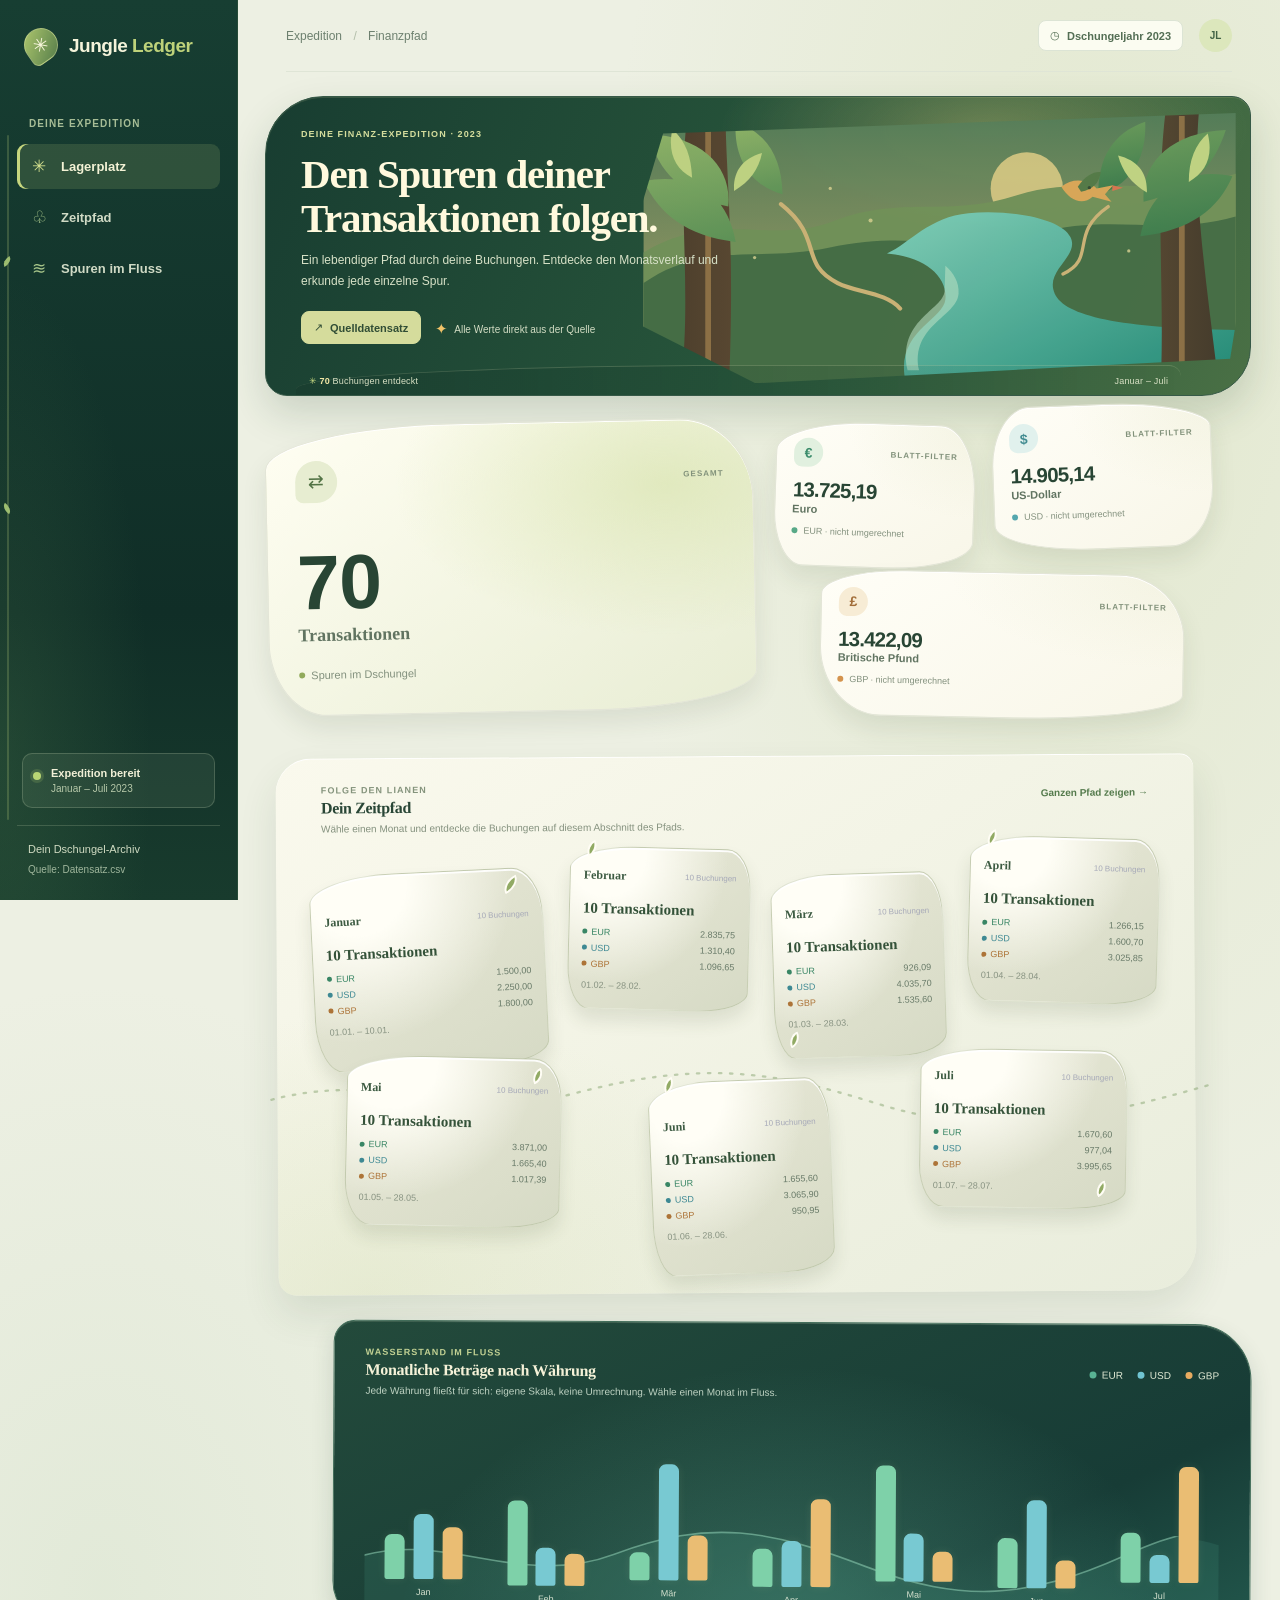
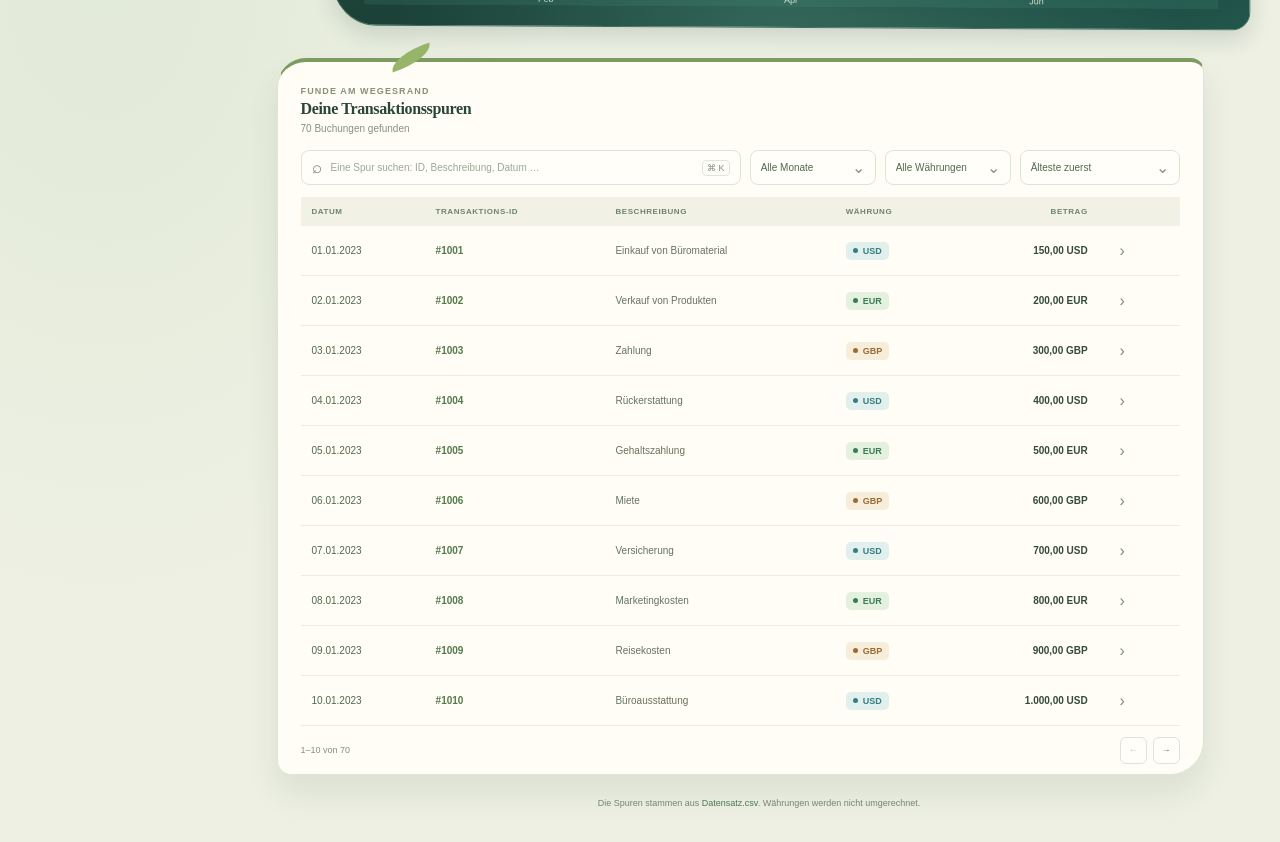
<file: Copilot Test /index.html>
<!doctype html>
<html lang="de">
  <head>
    <meta charset="utf-8">
    <meta name="viewport" content="width=device-width, initial-scale=1">
    <meta name="theme-color" content="#153d32">
    <title>Jungle Ledger · Finanz-Expedition 2023</title>
    <link rel="stylesheet" href="./styles.css">
    <script src="./app.js" defer></script>
  </head>
  <body>
    <div class="app-shell">
      <aside class="sidebar" aria-label="Hauptnavigation">
        <a class="brand" href="#" aria-label="Ledger Startseite">
          <span class="brand-mark" aria-hidden="true">✳</span>
          <span>Jungle<span class="brand-period"> Ledger</span></span>
        </a>
        <div class="vine-track" aria-hidden="true"><span id="scroll-progress"></span></div>
        <div class="side-label">DEINE EXPEDITION</div>
        <a class="nav-link active" href="#overview"><span aria-hidden="true">✳</span> Lagerplatz</a>
        <a class="nav-link" href="#months"><span aria-hidden="true">♧</span> Zeitpfad</a>
        <a class="nav-link" href="#transactions"><span aria-hidden="true">≋</span> Spuren im Fluss</a>
        <div class="sidebar-note">
          <span class="status-dot"></span>
          <div><strong>Expedition bereit</strong><small>Januar – Juli 2023</small></div>
        </div>
        <div class="sidebar-footer">Dein Dschungel-Archiv<br><span>Quelle: Datensatz.csv</span></div>
      </aside>

      <main class="main-content">
        <header class="topbar">
          <div class="breadcrumb">Expedition <span>/</span> Finanzpfad</div>
          <div class="topbar-right">
            <span class="period-pill"><span aria-hidden="true">◷</span> Dschungeljahr 2023</span>
            <span class="avatar" aria-label="Jungle Ledger">JL</span>
          </div>
        </header>

        <section class="page-heading jungle-hero" id="overview">
          <div class="hero-copy">
            <p class="eyebrow">DEINE FINANZ-EXPEDITION · 2023</p>
            <h1>Den Spuren deiner<br>Transaktionen folgen.</h1>
            <p class="heading-copy">Ein lebendiger Pfad durch deine Buchungen. Entdecke den Monatsverlauf und erkunde jede einzelne Spur.</p>
            <div class="hero-actions">
              <a class="source-link" href="./Datensatz.csv" target="_blank" rel="noreferrer"><span aria-hidden="true">↗</span> Quelldatensatz</a>
              <span class="expedition-note"><span class="parrot" aria-hidden="true">✦</span> Alle Werte direkt aus der Quelle</span>
            </div>
          </div>
          <svg class="jungle-art" viewBox="0 0 720 330" role="img" aria-label="Illustration mit Dschungelblättern, Baumstämmen und einem türkisfarbenen Fluss">
            <defs>
              <linearGradient id="forest-sky" x1="0" x2="0" y1="0" y2="1"><stop stop-color="#557e5a"/><stop offset="1" stop-color="#b4a568"/></linearGradient>
              <linearGradient id="river" x1="0" x2="1" y1="0" y2="1"><stop stop-color="#85d4be"/><stop offset="1" stop-color="#208b78"/></linearGradient>
              <linearGradient id="trunk" x1="0" x2="1"><stop stop-color="#513f2d"/><stop offset=".5" stop-color="#8b6943"/><stop offset="1" stop-color="#463a2b"/></linearGradient>
              <linearGradient id="leaf" x1="0" x2="1" y1="0" y2="1"><stop stop-color="#96b96b"/><stop offset="1" stop-color="#397a4c"/></linearGradient>
            </defs>
            <path fill="url(#forest-sky)" d="M0 0h720v330H0z"/>
            <circle cx="466" cy="93" r="44" fill="#efd88c" opacity=".8"/>
            <path fill="#75945b" d="M0 171c89-54 155-8 233-39 80-31 137-3 222-31 83-26 174 5 265-26v255H0z"/>
            <path fill="#486f47" d="M0 208c76-52 138-25 225-43 113-24 154 12 253-17 89-26 153 4 242-21v203H0z"/>
            <path fill="url(#river)" d="M296 172c46 4 74 28 71 56-3 26-63 39-48 102H720v-65c-141-2-208-17-220-44-13-29 31-45 19-69-11-23-76-34-124-29-47 4-71 36-99 49z"/>
            <path fill="#c6ecce" opacity=".55" d="M366 218c-2 23-58 35-45 96h14c-11-54 46-65 48-93 1-14-6-25-16-34z"/>
            <path fill="url(#trunk)" d="M58-25h42c-3 82 12 160 4 355H45C61 215 36 83 58-25zm580 0h40c-14 102 5 220 21 355h-70c5-123-9-238 9-355z"/>
            <path fill="#ad8652" opacity=".7" d="M75 5h7v309h-7zm576 0h7v311h-7z"/>
            <g fill="url(#leaf)">
              <path d="M0 84c65-12 103 20 112 74C52 151 19 124 0 84zm5-57c67 2 103 41 98 88C46 102 19 73 5 27zm711 51c-62-12-101 20-112 73 61-7 95-33 112-73zm-8-56c-67 3-103 40-100 87 58-13 85-41 100-87z"/>
              <path d="M112 12c-3 46 20 78 57 88C168 56 151 26 112 12zm498 0c2 47-20 78-57 88 0-44 17-74 57-88z"/>
            </g>
            <g fill="#c7d986">
              <path d="M35 21c-6 28 3 48 24 59-1-26-8-45-24-59zm651 5c7 28-2 47-23 59 0-27 8-46 23-59z"/>
              <path d="M144 50c-24 7-35 22-34 46 19-11 30-26 34-46zm433 3c24 6 36 21 35 45-19-11-30-26-35-45z"/>
            </g>
            <path d="M167 112c53 42 21 72 69 96 24 12 58 11 76 31" fill="none" stroke="#d4b77a" stroke-linecap="round" stroke-width="5"/>
            <path d="M565 115c-49 34-13 62-55 82" fill="none" stroke="#d4b77a" stroke-linecap="round" stroke-width="4"/>
            <g transform="translate(508 74)">
              <path fill="#e2aa5a" d="M0 17c14-12 33-9 43 2l20-4-10 11 8 9-23-6C26 40 10 34 0 17z"/>
              <path fill="#577c49" d="M20 17c9-14 20-19 28-18-2 14-10 21-24 24z"/>
              <circle cx="34" cy="18" r="2" fill="#344c35"/>
              <path fill="#de7652" d="m62 15 13 3-13 4z"/>
            </g>
            <g fill="#e5d997" opacity=".8">
              <circle cx="227" cy="93" r="2"/><circle cx="276" cy="132" r="2.5"/><circle cx="590" cy="169" r="2"/><circle cx="135" cy="177" r="2"/>
            </g>
          </svg>
          <div class="hero-bottom"><span><span class="hero-leaf">✳</span> <strong id="hero-transaction-count">70</strong> Buchungen entdeckt</span><span>Januar – Juli</span></div>
        </section>

        <section class="overview-grid" aria-label="Kennzahlen">
          <button class="stat-card transactions-stat stat-action" type="button" data-currency="all" aria-label="Alle Transaktionen anzeigen">
            <div class="stat-top"><span class="stat-icon indigo-icon" aria-hidden="true">⇄</span><span class="stat-caption">GESAMT</span></div>
            <div class="stat-value" id="total-transactions">—</div>
            <div class="stat-label">Transaktionen</div>
            <div class="stat-foot"><span class="tiny-dot indigo-dot"></span> Spuren im Dschungel</div>
            <span class="stat-hint">Spuren ansehen ↗</span>
          </button>
          <button class="stat-card stat-action" type="button" data-currency="EUR" aria-label="Transaktionen in Euro anzeigen">
            <div class="stat-top"><span class="stat-icon mint-icon" aria-hidden="true">€</span><span class="stat-caption">BLATT-FILTER</span></div>
            <div class="stat-value currency-value" id="total-EUR">—</div>
            <div class="stat-label">Euro</div>
            <div class="stat-foot"><span class="tiny-dot mint-dot"></span> EUR · nicht umgerechnet</div>
            <span class="stat-hint">Euro-Spuren filtern ↗</span>
          </button>
          <button class="stat-card stat-action" type="button" data-currency="USD" aria-label="Transaktionen in US-Dollar anzeigen">
            <div class="stat-top"><span class="stat-icon blue-icon" aria-hidden="true">$</span><span class="stat-caption">BLATT-FILTER</span></div>
            <div class="stat-value currency-value" id="total-USD">—</div>
            <div class="stat-label">US-Dollar</div>
            <div class="stat-foot"><span class="tiny-dot blue-dot"></span> USD · nicht umgerechnet</div>
            <span class="stat-hint">Dollar-Spuren filtern ↗</span>
          </button>
          <button class="stat-card stat-action" type="button" data-currency="GBP" aria-label="Transaktionen in britischen Pfund anzeigen">
            <div class="stat-top"><span class="stat-icon orange-icon" aria-hidden="true">£</span><span class="stat-caption">BLATT-FILTER</span></div>
            <div class="stat-value currency-value" id="total-GBP">—</div>
            <div class="stat-label">Britische Pfund</div>
            <div class="stat-foot"><span class="tiny-dot orange-dot"></span> GBP · nicht umgerechnet</div>
            <span class="stat-hint">Pfund-Spuren filtern ↗</span>
          </button>
        </section>

        <section class="panel month-panel" id="months">
          <div class="section-heading">
            <div><p class="eyebrow">FOLGE DEN LIANEN</p><h2>Dein Zeitpfad</h2><p class="section-caption">Wähle einen Monat und entdecke die Buchungen auf diesem Abschnitt des Pfads.</p></div>
            <button class="text-button" id="show-all-months" type="button">Ganzen Pfad zeigen <span aria-hidden="true">→</span></button>
          </div>
          <div class="month-grid" id="month-grid" aria-label="Monate 2023"></div>
        </section>

        <section class="panel chart-panel" aria-labelledby="chart-title">
          <div class="section-heading chart-heading">
            <div><p class="eyebrow">WASSERSTAND IM FLUSS</p><h2 id="chart-title">Monatliche Beträge nach Währung</h2></div>
            <div class="chart-legend" aria-label="Legende">
              <span><i class="legend-dot eur-dot"></i> EUR</span>
              <span><i class="legend-dot usd-dot"></i> USD</span>
              <span><i class="legend-dot gbp-dot"></i> GBP</span>
            </div>
          </div>
          <p class="chart-note">Jede Währung fließt für sich: eigene Skala, keine Umrechnung. Wähle einen Monat im Fluss.</p>
          <div class="chart" id="monthly-chart" role="img" aria-label="Monatliche Transaktionssummen getrennt nach Währung"></div>
        </section>

        <section class="panel transactions-panel" id="transactions">
          <div class="section-heading transactions-heading">
            <div><p class="eyebrow">FUNDE AM WEGESRAND</p><h2>Deine Transaktionsspuren</h2><p class="table-subtitle" id="result-count">Alle Buchungen chronologisch</p></div>
          </div>
          <div class="filters">
            <label class="search-box">
              <span aria-hidden="true">⌕</span>
              <span class="visually-hidden">Transaktionen suchen</span>
              <input id="search-input" type="search" placeholder="Eine Spur suchen: ID, Beschreibung, Datum …" autocomplete="off">
              <kbd>⌘ K</kbd>
            </label>
            <label class="select-wrap"><span class="visually-hidden">Monat filtern</span><select id="month-filter"><option value="all">Alle Monate</option></select><span aria-hidden="true">⌄</span></label>
            <label class="select-wrap"><span class="visually-hidden">Währung filtern</span><select id="currency-filter"><option value="all">Alle Währungen</option><option value="EUR">EUR</option><option value="USD">USD</option><option value="GBP">GBP</option></select><span aria-hidden="true">⌄</span></label>
            <label class="select-wrap sort-wrap"><span class="visually-hidden">Transaktionen sortieren</span><select id="sort-filter"><option value="date-asc">Älteste zuerst</option><option value="date-desc">Neueste zuerst</option><option value="id-asc">ID aufsteigend</option><option value="id-desc">ID absteigend</option><option value="amount-asc">Betrag je Währung ↑</option><option value="amount-desc">Betrag je Währung ↓</option></select><span aria-hidden="true">⌄</span></label>
          </div>
          <div class="table-wrap">
            <table>
              <thead><tr><th scope="col">DATUM</th><th scope="col">TRANSAKTIONS-ID</th><th scope="col">BESCHREIBUNG</th><th scope="col">WÄHRUNG</th><th scope="col" class="amount-heading">BETRAG</th><th scope="col" aria-label="Details"></th></tr></thead>
              <tbody id="transaction-rows"></tbody>
            </table>
            <div class="empty-state" id="empty-state" hidden><span aria-hidden="true">⌕</span><strong>Keine Buchungen gefunden</strong><p>Ändere deine Suche oder Filter.</p></div>
          </div>
          <div class="table-footer">
            <span id="page-status">—</span>
            <div class="pagination"><button id="previous-page" type="button" aria-label="Vorherige Seite">←</button><button id="next-page" type="button" aria-label="Nächste Seite">→</button></div>
          </div>
        </section>

        <footer class="page-footer">Die Spuren stammen aus <a href="./Datensatz.csv">Datensatz.csv</a>. Währungen werden nicht umgerechnet.</footer>
      </main>
    </div>
    <dialog id="transaction-dialog" class="transaction-dialog" aria-labelledby="dialog-title">
      <form method="dialog"><button class="dialog-close" aria-label="Schließen">×</button></form>
      <p class="eyebrow">TRANSAKTIONSDETAILS</p>
      <h2 id="dialog-title">Transaktion</h2>
      <div class="detail-grid" id="transaction-details"></div>
    </dialog>
  </body>
</html>
</file>
<file: Copilot Test /styles.css>
:root {
  color-scheme: light;
  --ink: #1d2340;
  --muted: #8c91a5;
  --line: #edf0f5;
  --paper: #fff;
  --canvas: #f6f7fb;
  --purple: #6b66e8;
  --purple-dark: #5954d8;
  --green: #2bbd96;
  --blue: #5da6ef;
  --orange: #f1a55f;
  font-family: "DM Sans", -apple-system, BlinkMacSystemFont, "Segoe UI", sans-serif;
  font-synthesis: none;
  text-rendering: optimizeLegibility;
}

* { box-sizing: border-box; }
html { min-width: 360px; scroll-behavior: smooth; }
body { margin: 0; background: var(--canvas); color: var(--ink); }
button, input, select { font: inherit; }
button, a, select { -webkit-tap-highlight-color: transparent; }
a { color: inherit; }

.app-shell { min-height: 100vh; }
.sidebar {
  width: 238px;
  position: fixed;
  inset: 0 auto 0 0;
  z-index: 3;
  display: flex;
  flex-direction: column;
  padding: 28px 17px 20px;
  background: #fff;
  border-right: 1px solid #eef0f5;
}
.brand {
  display: flex;
  align-items: center;
  gap: 11px;
  margin: 0 0 57px 7px;
  color: #202342;
  text-decoration: none;
  font: 800 24px/1 Manrope, sans-serif;
  letter-spacing: -1.2px;
}
.brand-mark { display: grid; width: 34px; height: 34px; place-items: center; border-radius: 11px; background: var(--purple); color: #fff; font-size: 19px; letter-spacing: 0; }
.brand-period { color: var(--purple); }
.side-label { margin: 0 12px 12px; color: #a7abbb; font-size: 10px; font-weight: 700; letter-spacing: 1.1px; }
.nav-link { display: flex; align-items: center; gap: 13px; margin: 3px 0; padding: 12px 13px; border-radius: 9px; color: #7e8398; text-decoration: none; font-size: 13px; font-weight: 600; transition: background .18s, color .18s; }
.nav-link > span { width: 18px; color: #9da2b5; font-size: 17px; text-align: center; }
.nav-link:hover, .nav-link.active { background: #f0efff; color: var(--purple-dark); }
.nav-link.active > span { color: var(--purple-dark); }
.sidebar-note { display: flex; align-items: flex-start; gap: 10px; margin: auto 5px 17px; padding: 13px 10px; border: 1px solid var(--line); border-radius: 10px; }
.status-dot, .tiny-dot, .legend-dot { display: inline-block; flex: 0 0 auto; border-radius: 50%; }
.status-dot { width: 8px; height: 8px; margin-top: 5px; background: var(--green); box-shadow: 0 0 0 3px #e6f8f2; }
.sidebar-note strong, .sidebar-note small { display: block; }
.sidebar-note strong { font-size: 11px; font-weight: 700; }
.sidebar-note small { margin-top: 4px; color: var(--muted); font-size: 10px; }
.sidebar-footer { padding: 14px 11px 0; border-top: 1px solid var(--line); color: #757b91; font-size: 11px; line-height: 1.8; }
.sidebar-footer span { color: #a4a8b7; font-size: 10px; }

.main-content { max-width: 1600px; min-height: 100vh; margin-left: 238px; padding: 0 48px 26px; }
.topbar { height: 72px; display: flex; align-items: center; justify-content: space-between; border-bottom: 1px solid #e9ebf2; }
.breadcrumb { color: #81869a; font-size: 12px; }
.breadcrumb span { margin: 0 8px; color: #c1c4cf; }
.topbar-right { display: flex; align-items: center; gap: 16px; }
.period-pill { display: flex; align-items: center; gap: 7px; padding: 8px 11px; border: 1px solid #e8eaf1; border-radius: 8px; background: #fff; color: #737990; font-size: 11px; font-weight: 600; }
.avatar { display: grid; width: 33px; height: 33px; place-items: center; border-radius: 50%; background: #e9e8ff; color: var(--purple-dark); font-size: 10px; font-weight: 700; }
.page-heading { display: flex; align-items: flex-end; justify-content: space-between; gap: 20px; padding: 30px 0 24px; }
.eyebrow { margin: 0 0 7px; color: #999db0; font-size: 9px; font-weight: 700; letter-spacing: 1.1px; }
h1, h2, p { margin-top: 0; }
h1, h2 { font-family: Manrope, "DM Sans", sans-serif; letter-spacing: -.55px; }
h1 { margin-bottom: 6px; font-size: clamp(24px, 2.3vw, 29px); font-weight: 700; }
.heading-copy { margin: 0; color: #858a9e; font-size: 12px; }
.source-link { display: inline-flex; align-items: center; gap: 7px; margin-bottom: 3px; padding: 9px 12px; border: 1px solid #e7e9f1; border-radius: 8px; background: #fff; color: #626881; text-decoration: none; font-size: 11px; font-weight: 600; }
.source-link:hover { border-color: #c8c5ff; color: var(--purple-dark); }

.overview-grid { display: grid; grid-template-columns: repeat(4, minmax(0, 1fr)); gap: 14px; margin-bottom: 17px; }
.stat-card, .panel { border: 1px solid #eceef4; border-radius: 11px; background: var(--paper); box-shadow: 0 2px 6px rgb(35 43 75 / 2%); }
.stat-card { min-height: 145px; padding: 16px 17px 13px; }
.stat-top { display: flex; align-items: center; justify-content: space-between; }
.stat-icon { display: grid; width: 29px; height: 29px; place-items: center; border-radius: 9px; font-size: 14px; font-weight: 700; }
.indigo-icon { background: #f0efff; color: var(--purple); }
.mint-icon { background: #e9faf5; color: var(--green); }
.blue-icon { background: #edf6ff; color: var(--blue); }
.orange-icon { background: #fff5eb; color: var(--orange); }
.stat-caption { color: #b0b3c1; font-size: 8px; font-weight: 700; letter-spacing: 1px; }
.stat-value { margin: 12px 0 1px; color: #242844; font: 700 24px/1.1 Manrope, sans-serif; letter-spacing: -.8px; }
.stat-value.currency-value { font-size: clamp(17px, 1.6vw, 22px); }
.stat-label { color: #6f7489; font-size: 11px; font-weight: 600; }
.stat-foot { display: flex; align-items: center; gap: 6px; margin-top: 11px; color: #9a9eaf; font-size: 9px; }
.tiny-dot { width: 6px; height: 6px; }
.indigo-dot { background: var(--purple); }.mint-dot { background: var(--green); }.blue-dot { background: var(--blue); }.orange-dot { background: var(--orange); }

.panel { margin-bottom: 17px; padding: 20px 21px; }
.section-heading { display: flex; align-items: center; justify-content: space-between; gap: 15px; }
.section-heading .eyebrow { margin-bottom: 4px; }
h2 { margin: 0; font-size: 16px; font-weight: 700; }
.text-button { padding: 6px 0 6px 8px; border: 0; background: none; color: var(--purple-dark); cursor: pointer; font-size: 10px; font-weight: 700; }
.text-button:hover { color: #3430b4; }
.month-grid { display: grid; grid-template-columns: repeat(7, minmax(0, 1fr)); gap: 9px; margin-top: 17px; }
.month-card { min-width: 0; padding: 12px 11px 10px; border: 1px solid #eceef4; border-radius: 9px; background: #fff; color: inherit; cursor: pointer; text-align: left; transition: transform .16s, border-color .16s, box-shadow .16s, background .16s; }
.month-card:hover { transform: translateY(-2px); border-color: #d3d0ff; box-shadow: 0 5px 14px rgb(83 76 190 / 8%); }
.month-card.selected { border-color: #9e9aff; background: #f8f7ff; box-shadow: inset 0 0 0 1px #e3e1ff; }
.month-card-top { display: flex; align-items: center; justify-content: space-between; gap: 4px; }
.month-name { overflow: hidden; color: #555b73; font-size: 10px; font-weight: 700; text-overflow: ellipsis; }
.month-count { color: #a6a9b8; font-size: 8px; white-space: nowrap; }
.month-total { margin: 9px 0 7px; font: 700 13px/1.2 Manrope, sans-serif; }
.month-breakdown { display: grid; gap: 4px; }
.month-breakdown-row { display: flex; align-items: center; justify-content: space-between; gap: 5px; color: #72788b; font-size: 8px; font-variant-numeric: tabular-nums; }
.currency-mark { display: inline-flex; align-items: center; gap: 4px; color: #9398a9; }
.currency-mark::before { width: 5px; height: 5px; border-radius: 50%; background: currentColor; content: ""; }
.currency-mark.eur { color: #29a986; }.currency-mark.usd { color: #4a93d9; }.currency-mark.gbp { color: #d88a3d; }
.month-range { margin-top: 7px; overflow: hidden; color: #a0a4b4; font-size: 8px; text-overflow: ellipsis; white-space: nowrap; }

.chart-panel { padding-bottom: 15px; }
.chart-heading { align-items: flex-end; }
.chart-legend { display: flex; gap: 15px; padding-bottom: 2px; color: #777d91; font-size: 10px; }
.chart-legend span { display: inline-flex; align-items: center; gap: 5px; }
.legend-dot { width: 7px; height: 7px; }.eur-dot { background: var(--green); }.usd-dot { background: var(--blue); }.gbp-dot { background: var(--orange); }
.chart-note { margin: 6px 0 14px; color: #a0a4b4; font-size: 10px; }
.chart { display: grid; grid-template-columns: repeat(7, minmax(0, 1fr)); gap: 15px; align-items: end; min-height: 163px; padding: 6px 5px 0; border-bottom: 1px solid #eff0f5; }
.chart-month { display: flex; height: 155px; flex-direction: column; justify-content: flex-end; align-items: center; min-width: 0; padding: 0 4px; border: 0; background: transparent; cursor: pointer; }
.chart-bars { display: flex; width: 100%; height: 125px; align-items: flex-end; justify-content: center; gap: clamp(3px, .7vw, 9px); border-bottom: 1px solid #eff0f5; }
.chart-bar { width: min(18px, 23%); min-height: 2px; border-radius: 4px 4px 0 0; transition: opacity .16s, transform .16s; }
.chart-bar.eur { background: var(--green); }.chart-bar.usd { background: var(--blue); }.chart-bar.gbp { background: var(--orange); }
.chart-month:hover .chart-bar, .chart-month.selected .chart-bar { opacity: .8; transform: scaleX(1.13); }
.chart-month.selected .chart-label { color: var(--purple-dark); font-weight: 700; }
.chart-label { width: 100%; padding: 8px 0 5px; color: #9297a9; font-size: 9px; text-align: center; }

.transactions-panel { padding-bottom: 0; }
.transactions-heading { align-items: flex-start; }
.table-subtitle { margin: 5px 0 0; color: #a0a4b3; font-size: 10px; }
.filters { display: flex; align-items: center; gap: 9px; margin: 16px 0 12px; }
.search-box, .select-wrap { height: 35px; display: flex; align-items: center; border: 1px solid #e9ebf1; border-radius: 7px; background: #fff; }
.search-box { flex: 1; gap: 9px; padding: 0 10px; color: #a0a4b4; }
.search-box > span:first-child { font-size: 17px; line-height: 1; }
.search-box input { width: 100%; min-width: 60px; padding: 0; border: 0; outline: 0; color: var(--ink); background: transparent; font-size: 10px; }
.search-box input::placeholder { color: #aeb1bf; }
kbd { flex: 0 0 auto; padding: 2px 4px; border: 1px solid #eceef3; border-radius: 4px; color: #a1a5b4; font: 9px "DM Sans", sans-serif; }
.select-wrap { position: relative; min-width: 126px; padding: 0 10px; }
.select-wrap select { width: 100%; height: 100%; appearance: none; border: 0; outline: 0; background: transparent; color: #6f748a; cursor: pointer; font-size: 10px; }
.select-wrap > span:last-child { position: absolute; right: 10px; color: #a3a7b6; pointer-events: none; }
.table-wrap { min-height: 100px; overflow-x: auto; }
table { width: 100%; border-collapse: collapse; text-align: left; white-space: nowrap; }
thead { background: #fafbfc; }
th { padding: 10px 11px; color: #a2a6b4; font-size: 8px; font-weight: 700; letter-spacing: .55px; }
td { padding: 12px 11px; border-bottom: 1px solid #f0f1f5; color: #747a8e; font-size: 10px; }
tbody tr { transition: background .15s; }
tbody tr:hover { background: #fafaff; }
td:first-child { color: #62687e; font-variant-numeric: tabular-nums; }
.id-cell { color: #6460d7; font-weight: 700; }
.description-cell { max-width: 330px; overflow: hidden; text-overflow: ellipsis; }
.currency-badge { display: inline-flex; align-items: center; gap: 5px; padding: 4px 7px; border-radius: 5px; font-size: 9px; font-weight: 700; }
.currency-badge::before { width: 5px; height: 5px; border-radius: 50%; background: currentColor; content: ""; }
.currency-badge.EUR { background: #eafaf5; color: #29a986; }.currency-badge.USD { background: #edf6ff; color: #4a93d9; }.currency-badge.GBP { background: #fff5eb; color: #d88a3d; }
.amount-cell { color: #424861; font-weight: 700; font-variant-numeric: tabular-nums; text-align: right; }
.amount-heading { text-align: right; }
.row-action { width: 25px; height: 25px; border: 0; border-radius: 6px; background: transparent; color: #9ea2b2; cursor: pointer; font-size: 16px; }
.row-action:hover { background: #f1f0ff; color: var(--purple-dark); }
.empty-state { padding: 30px 10px; color: #8a8fa2; text-align: center; }
.empty-state > span { display: block; margin-bottom: 8px; font-size: 23px; }
.empty-state strong { color: #555b72; font-size: 12px; }
.empty-state p { margin: 5px 0 0; font-size: 10px; }
.table-footer { display: flex; align-items: center; justify-content: space-between; min-height: 48px; color: #999eaf; font-size: 9px; }
.pagination { display: flex; gap: 6px; }
.pagination button { width: 27px; height: 27px; border: 1px solid #e9ebf1; border-radius: 6px; background: #fff; color: #7e8497; cursor: pointer; }
.pagination button:hover:not(:disabled) { border-color: #c9c6ff; color: var(--purple-dark); }
.pagination button:disabled { color: #c4c6cf; cursor: default; }
.page-footer { padding: 1px 2px 8px; color: #a2a6b4; font-size: 9px; text-align: center; }
.page-footer a { color: #7373d6; text-decoration: none; }
.page-footer a:hover { text-decoration: underline; }
.visually-hidden { position: absolute; width: 1px; height: 1px; overflow: hidden; clip: rect(0, 0, 0, 0); white-space: nowrap; clip-path: inset(50%); }

.transaction-dialog { width: min(420px, calc(100% - 32px)); padding: 27px; border: 1px solid #e9ebf1; border-radius: 14px; color: var(--ink); box-shadow: 0 18px 70px rgb(26 31 64 / 20%); }
.transaction-dialog::backdrop { background: rgb(30 34 57 / 32%); backdrop-filter: blur(2px); }
.transaction-dialog form { position: absolute; top: 13px; right: 13px; }
.dialog-close { width: 30px; height: 30px; border: 0; border-radius: 8px; background: #f5f6fa; color: #7f8497; cursor: pointer; font-size: 20px; }
.transaction-dialog h2 { margin-bottom: 19px; font-size: 21px; }
.detail-grid { display: grid; grid-template-columns: 1fr 1fr; gap: 11px; }
.detail-item { padding: 11px; border: 1px solid #eff0f5; border-radius: 8px; }
.detail-item.wide { grid-column: 1 / -1; }
.detail-label { display: block; margin-bottom: 6px; color: #a0a4b3; font-size: 9px; }
.detail-value { color: #4d536b; font-size: 12px; font-weight: 600; }

@media (min-width: 1450px) {
  .main-content { margin-right: auto; }
  .overview-grid { gap: 18px; }
  .panel { padding-right: 25px; padding-left: 25px; }
}
@media (max-width: 1100px) {
  .sidebar { width: 205px; }
  .main-content { margin-left: 205px; padding-right: 28px; padding-left: 28px; }
  .month-grid { grid-template-columns: repeat(4, minmax(0, 1fr)); }
  .overview-grid { grid-template-columns: repeat(2, minmax(0, 1fr)); }
}
@media (max-width: 720px) {
  .sidebar { position: sticky; top: 0; width: 100%; height: 57px; flex-direction: row; align-items: center; padding: 0 15px; border-right: 0; border-bottom: 1px solid #eef0f5; }
  .brand { gap: 8px; margin: 0 auto 0 0; font-size: 20px; }
  .brand-mark { width: 29px; height: 29px; border-radius: 9px; font-size: 16px; }
  .side-label, .sidebar-note, .sidebar-footer { display: none; }
  .sidebar .nav-link { gap: 6px; margin: 0 0 0 4px; padding: 9px 8px; font-size: 10px; }
  .sidebar .nav-link > span { width: auto; font-size: 14px; }
  .main-content { margin-left: 0; padding: 0 17px 20px; }
  .topbar { height: 53px; }
  .topbar-right { gap: 8px; }
  .period-pill { padding: 7px; font-size: 9px; }
  .avatar { width: 28px; height: 28px; }
  .page-heading { align-items: flex-start; padding: 24px 0 18px; }
  .heading-copy { max-width: 330px; line-height: 1.5; }
  .source-link { flex: 0 0 auto; padding: 8px; font-size: 0; }
  .source-link span { font-size: 13px; }
  .overview-grid { gap: 9px; }
  .stat-card { min-height: 132px; padding: 13px; }
  .stat-value { font-size: 22px; }
  .stat-foot { font-size: 8px; }
  .panel { padding: 16px 14px; margin-bottom: 12px; }
  .month-grid { grid-template-columns: repeat(2, minmax(0, 1fr)); gap: 8px; }
  .month-card { padding: 11px; }
  .chart { gap: 5px; min-height: 143px; padding-right: 0; padding-left: 0; }
  .chart-month { height: 137px; padding: 0 1px; }
  .chart-bars { height: 111px; gap: 3px; }
  .chart-bar { width: 22%; }
  .chart-label { font-size: 8px; }
  .chart-legend { gap: 8px; font-size: 9px; }
  .chart-note { max-width: 260px; line-height: 1.45; }
  .filters { flex-wrap: wrap; }
  .search-box { flex-basis: 100%; }
  .select-wrap { flex: 1; }
  .transactions-panel { padding-right: 10px; padding-left: 10px; }
  th, td { padding-right: 9px; padding-left: 9px; }
}
@media (max-width: 430px) {
  .sidebar .nav-link { padding-right: 5px; padding-left: 5px; font-size: 9px; }
  .period-pill { gap: 4px; }
  .overview-grid { grid-template-columns: repeat(2, minmax(0, 1fr)); }
  .stat-value.currency-value { font-size: 18px; }
  .section-heading { align-items: flex-start; }
  .chart-heading { flex-direction: column; }
  .chart-legend { padding-top: 4px; }
  .text-button { max-width: 115px; padding-top: 10px; font-size: 9px; text-align: right; }
  .month-name { font-size: 9px; }
  .month-count { font-size: 7px; }
  .filters { gap: 7px; }
  .select-wrap { min-width: 0; }
}
@media (prefers-reduced-motion: reduce) {
  *, *::before, *::after { scroll-behavior: auto !important; transition-duration: .01ms !important; }
}

:root {
  color-scheme: light;
  --ink: #203b30;
  --muted: #718276;
  --line: #e3e7d8;
  --paper: #fffdf4;
  --canvas: #edf0e3;
  --purple: #c9da81;
  --purple-dark: #4b7448;
  --green: #59b394;
  --blue: #70c4d2;
  --orange: #e8ab60;
  font-family: "Trebuchet MS", "Segoe UI", sans-serif;
}

body {
  background:
    radial-gradient(ellipse at 87% 14%, rgb(197 211 153 / 27%), transparent 32rem),
    radial-gradient(ellipse at 8% 65%, rgb(181 207 172 / 20%), transparent 28rem),
    var(--canvas);
  color: var(--ink);
}

.sidebar {
  overflow: hidden;
  background:
    radial-gradient(ellipse at 0 84%, rgb(74 120 76 / 28%), transparent 45%),
    linear-gradient(180deg, #173e32, #102e27 68%, #183b2d);
  border-right: 1px solid #264b37;
  color: #f0f3db;
}

.brand {
  position: relative;
  z-index: 1;
  margin-bottom: 56px;
  color: #f4f3da;
  font-size: 19px;
  letter-spacing: -.5px;
}

.brand-mark {
  border: 1px solid rgb(226 231 170 / 38%);
  border-radius: 50% 50% 50% 7px;
  background: linear-gradient(145deg, #aec76d, #547c4a);
  color: #f8f6dd;
  transform: rotate(-35deg);
}

.brand-period { color: #bed27a; }
.side-label { color: #a7bd96; }

.nav-link {
  position: relative;
  color: #d0dac5;
}

.nav-link > span { color: #a8c68a; }
.nav-link:hover, .nav-link.active { background: rgb(191 211 128 / 15%); color: #f3f2d5; }
.nav-link.active { box-shadow: inset 3px 0 #c6d67e; }
.nav-link.active > span { color: #d5e28f; }

.sidebar-note {
  position: relative;
  z-index: 1;
  border-color: rgb(220 232 192 / 20%);
  background: rgb(234 243 212 / 7%);
}

.sidebar-note strong { color: #f1f0d7; }
.sidebar-note small { color: #b6c8a9; }
.status-dot { background: #b9d674; box-shadow: 0 0 0 3px rgb(185 214 116 / 17%); }
.sidebar-footer { border-color: rgb(220 232 192 / 18%); color: #d0dbc2; }
.sidebar-footer span { color: #9fb69c; }

.vine-track {
  position: absolute;
  top: 135px;
  bottom: 80px;
  left: 7px;
  width: 2px;
  border-radius: 4px;
  background: rgb(198 217 129 / 21%);
}

.vine-track::before, .vine-track::after {
  position: absolute;
  left: -5px;
  width: 10px;
  height: 7px;
  border-radius: 100% 0 100% 0;
  background: #9dbd70;
  content: "";
}

.vine-track::before { top: 18%; transform: rotate(-30deg); }
.vine-track::after { top: 54%; transform: rotate(35deg) scaleX(-1); }
.vine-track > span { display: block; width: 100%; height: var(--scroll-progress, 0%); border-radius: inherit; background: #d0dd84; transition: height .15s linear; }

.main-content { max-width: 1540px; }
.topbar { border-color: #dfe5d6; }
.breadcrumb { color: #6d806f; }
.breadcrumb span { color: #b2bea9; }
.period-pill { border-color: #dce4d5; background: #fbfcf1; color: #536e54; }
.avatar { background: #dce7bc; color: #436446; }

.jungle-hero {
  position: relative;
  min-height: 263px;
  overflow: hidden;
  align-items: flex-start;
  margin: 24px 0 18px;
  padding: 32px 35px 48px;
  border: 1px solid #365947;
  border-radius: 19px;
  background:
    radial-gradient(ellipse at 73% 11%, rgb(230 209 128 / 32%), transparent 26%),
    linear-gradient(112deg, #183d31 0%, #28563b 55%, #4a7045 100%);
  box-shadow: 0 17px 38px rgb(29 64 43 / 17%), inset 0 1px rgb(243 232 173 / 13%);
  color: #f8f5db;
}

.hero-copy { position: relative; z-index: 1; width: min(57%, 580px); }
.jungle-hero .eyebrow { color: #d5dd9d; }
.jungle-hero h1 {
  margin: 13px 0 10px;
  color: #fff9dd;
  font-family: Georgia, "Times New Roman", serif;
  font-size: clamp(29px, 3.2vw, 43px);
  font-weight: 600;
  letter-spacing: -1.2px;
  line-height: 1.08;
}
.jungle-hero .heading-copy { max-width: 455px; color: #d7e1c7; font-size: 12px; line-height: 1.7; }
.hero-actions { display: flex; align-items: center; gap: 14px; margin-top: 20px; }
.jungle-hero .source-link { border-color: #d5dc9c; background: #d5dc9c; color: #304d35; }
.jungle-hero .source-link:hover { border-color: #edf0c3; background: #edf0c3; }
.expedition-note { display: inline-flex; align-items: center; gap: 6px; color: #d3ddc4; font-size: 10px; }
.parrot { color: #f1c369; font-size: 15px; }
.jungle-art { position: absolute; right: 0; bottom: 25px; width: min(62%, 720px); height: 91%; object-fit: cover; object-position: center; opacity: .94; }
.hero-bottom {
  position: absolute;
  right: 21px;
  bottom: 0;
  left: 21px;
  display: flex;
  justify-content: space-between;
  padding: 10px 13px 9px;
  border-top: 1px solid rgb(225 232 187 / 19%);
  color: #d9e1c5;
  font-size: 9px;
  letter-spacing: .2px;
}
.hero-bottom strong { color: #f2e7a5; }
.hero-leaf { color: #c8d981; }

.overview-grid { gap: 13px; }
.stat-card {
  position: relative;
  min-height: 151px;
  border-color: #e3e5d7;
  border-radius: 13px;
  background:
    radial-gradient(ellipse at 100% 0, rgb(208 214 168 / 16%), transparent 46%),
    linear-gradient(145deg, #fffef7, #f8f6e8);
  box-shadow: 0 4px 11px rgb(49 70 41 / 5%), inset 0 1px #fff;
}

.stat-action {
  display: block;
  width: 100%;
  padding: 16px 17px 29px;
  color: inherit;
  cursor: pointer;
  text-align: left;
  transition: transform .18s, border-color .18s, box-shadow .18s;
}

.stat-action:hover { transform: translateY(-3px); border-color: #b7c780; box-shadow: 0 9px 18px rgb(49 70 41 / 10%); }
.stat-action:focus-visible, .month-card:focus-visible, .chart-month:focus-visible { outline: 3px solid #91aa5b; outline-offset: 3px; }
.stat-action .stat-icon { border-radius: 50% 50% 50% 8px; }
.indigo-icon { background: #e7edd1; color: #527345; }
.mint-icon { background: #e1f0df; color: #3b8c6b; }
.blue-icon { background: #e1f1ed; color: #428c91; }
.orange-icon { background: #f7ecd5; color: #a16d39; }
.stat-caption { color: #82927b; }
.stat-value { color: #284534; }
.stat-label { color: #617461; }
.stat-foot { color: #83917e; }
.indigo-dot { background: #91aa5b; }
.mint-dot { background: #58a987; }
.blue-dot { background: #54a7ae; }
.orange-dot { background: #d4934d; }
.stat-hint { position: absolute; right: 14px; bottom: 10px; color: #698455; font-size: 8px; font-weight: 700; opacity: 0; transform: translateY(3px); transition: opacity .16s, transform .16s; }
.stat-action:hover .stat-hint, .stat-action:focus-visible .stat-hint { opacity: 1; transform: translateY(0); }

.panel {
  border-color: #e1e5d6;
  border-radius: 15px;
  background:
    radial-gradient(ellipse at 96% 0, rgb(211 219 182 / 15%), transparent 39%),
    #fffdf5;
  box-shadow: 0 5px 15px rgb(43 67 46 / 5%), inset 0 1px #fff;
}
.eyebrow { color: #84937c; }
h1, h2 { font-family: Georgia, "Times New Roman", serif; letter-spacing: -.35px; }
h2 { color: #294636; }
.section-caption { margin: 6px 0 0; color: #84917e; font-size: 10px; }
.text-button { color: #547a4c; }
.text-button:hover { color: #294b34; }

.month-panel { position: relative; overflow: hidden; }
.month-panel::before {
  position: absolute;
  top: 96px;
  right: 40px;
  left: 40px;
  height: 2px;
  background: linear-gradient(90deg, transparent, #9fb27a 8%, #9fb27a 92%, transparent);
  content: "";
  opacity: .55;
}
.month-grid { position: relative; }
.month-card {
  position: relative;
  border-color: #e2e4d5;
  border-radius: 10px 10px 16px 10px;
  background:
    linear-gradient(145deg, rgb(255 255 255 / 84%), rgb(245 243 224 / 92%)),
    repeating-linear-gradient(0deg, transparent, transparent 4px, rgb(131 119 74 / 3%) 5px);
  box-shadow: 0 3px 8px rgb(49 70 41 / 4%);
}
.month-card::before {
  position: absolute;
  top: -5px;
  left: 14px;
  width: 9px;
  height: 9px;
  border: 2px solid #fffdf5;
  border-radius: 100% 0 100% 0;
  background: #91aa64;
  content: "";
  transform: rotate(-25deg);
}
.month-card:hover { border-color: #aebd7d; box-shadow: 0 7px 14px rgb(49 70 41 / 9%); }
.month-card.selected { border-color: #7e9a62; background: #f0f3df; box-shadow: inset 0 0 0 1px #d5dfba, 0 4px 10px rgb(49 70 41 / 8%); }
.month-name { color: #3d5b42; }
.month-total { color: #345239; font-family: Georgia, "Times New Roman", serif; }
.month-breakdown-row { color: #687a68; }
.currency-mark.eur { color: #398665; }
.currency-mark.usd { color: #3e8993; }
.currency-mark.gbp { color: #ad7438; }
.month-range { color: #889382; }

.chart-panel {
  position: relative;
  overflow: hidden;
  border-color: #426d5a;
  background:
    radial-gradient(ellipse at 50% 104%, rgb(119 206 175 / 30%), transparent 61%),
    linear-gradient(155deg, #234a3b, #173c36 72%, #22574c);
  box-shadow: 0 9px 22px rgb(31 66 54 / 16%), inset 0 1px rgb(235 241 204 / 14%);
  color: #eff3dc;
}

.chart-panel h2 { color: #f5f2d8; }
.chart-panel .eyebrow { color: #c3d294; }
.chart-heading { position: relative; z-index: 1; }
.chart-legend { color: #e0e9d4; }
.chart-note { position: relative; z-index: 1; color: #bed2c2; }
.chart { position: relative; z-index: 1; border-color: rgb(198 229 206 / 30%); }
.chart::before {
  position: absolute;
  right: 0;
  bottom: 0;
  left: 0;
  height: 44px;
  border-radius: 50% 50% 0 0 / 24% 24% 0 0;
  background: linear-gradient(180deg, rgb(117 204 173 / 4%), rgb(83 171 151 / 15%));
  content: "";
  pointer-events: none;
}
.chart-bars { border-color: rgb(198 229 206 / 20%); }
.chart-bar { border-radius: 7px 7px 2px 2px; box-shadow: 0 0 10px rgb(231 245 190 / 9%); }
.chart-bar.eur { background: #7ed1a9; }
.chart-bar.usd { background: #78c9d2; }
.chart-bar.gbp { background: #eabd73; }
.chart-label { color: #d4e0ce; }
.chart-month.selected .chart-label { color: #f2e6a3; }
.chart-month:hover .chart-label { color: white; }

.transactions-panel { border-top: 3px solid #7d9b61; }
.table-subtitle { color: #859281; }
.search-box, .select-wrap { border-color: #dfe5d5; border-radius: 8px; background: #fffef8; }
.search-box:focus-within, .select-wrap:focus-within { border-color: #8da86a; box-shadow: 0 0 0 3px rgb(141 168 106 / 14%); }
.search-box { color: #71856b; }
.search-box input { color: #314c38; }
.search-box input::placeholder { color: #9ca895; }
kbd { border-color: #e1e5d9; color: #82907c; }
.select-wrap select { color: #516a50; }
.select-wrap > span:last-child { color: #82957a; }
thead { background: #f1f2e5; }
th { color: #71826e; }
td { border-color: #ebede3; color: #657461; }
tbody tr:hover { background: #f4f6e9; }
td:first-child { color: #50694f; }
.id-cell { color: #557a4e; }
.currency-badge.EUR { background: #e5f1df; color: #387c5b; }
.currency-badge.USD { background: #e2f0ed; color: #347d83; }
.currency-badge.GBP { background: #f7eddb; color: #9b6b36; }
.amount-cell { color: #344c39; }
.row-action { color: #799171; }
.row-action:hover { background: #eaf0dc; color: #3e6544; }
.empty-state { color: #84917e; }
.empty-state strong { color: #465f49; }
.table-footer { color: #81907d; }
.pagination button { border-color: #dfe5d5; background: #fffef8; color: #5c7458; }
.pagination button:hover:not(:disabled) { border-color: #91a96d; color: #355a3b; }
.pagination button:disabled { color: #bdc5b6; }
.page-footer { color: #78877a; }
.page-footer a { color: #4c7953; }

.transaction-dialog {
  border-color: #d9e0d0;
  border-radius: 16px;
  background:
    radial-gradient(ellipse at 100% 0, rgb(209 219 179 / 28%), transparent 45%),
    #fffdf4;
  box-shadow: 0 18px 70px rgb(22 53 38 / 30%);
}
.transaction-dialog::backdrop { background: rgb(18 44 33 / 55%); }
.dialog-close { background: #edf1e4; color: #526d52; }
.dialog-close:hover { background: #dfe8cd; }
.transaction-dialog h2 { color: #294636; }
.detail-item { border-color: #e5e9dd; background: rgb(255 255 255 / 53%); }
.detail-label { color: #85927e; }
.detail-value { color: #405b43; }

@media (max-width: 1100px) {
  .jungle-art { width: 59%; }
}

@media (max-width: 720px) {
  .sidebar {
    background: linear-gradient(90deg, #173e32, #1d4936);
    border-bottom-color: #345a42;
  }
  .brand { color: #f4f3da; }
  .sidebar .nav-link { color: #d0dac5; }
  .sidebar .nav-link:hover, .sidebar .nav-link.active { background: rgb(191 211 128 / 15%); color: #f3f2d5; }
  .vine-track { display: none; }
  .main-content { padding-right: 15px; padding-left: 15px; }
  .topbar { border-color: #dfe5d6; }
  .period-pill { border-color: #dce4d5; background: #fbfcf1; color: #536e54; }
  .jungle-hero { min-height: 293px; margin-top: 15px; padding: 24px 19px 51px; }
  .hero-copy { width: 100%; }
  .jungle-hero h1 { font-size: clamp(28px, 8vw, 36px); }
  .jungle-hero .heading-copy { max-width: 85%; font-size: 11px; }
  .hero-actions { position: relative; z-index: 1; flex-wrap: wrap; gap: 8px; margin-top: 13px; }
  .expedition-note { font-size: 9px; }
  .jungle-art { right: -66px; bottom: 27px; width: 85%; height: 61%; opacity: .53; }
  .hero-bottom { right: 10px; left: 10px; font-size: 8px; }
  .stat-action { padding: 13px 13px 29px; }
  .month-panel::before { top: 91px; right: 24px; left: 24px; }
  .month-grid { gap: 8px; }
  .month-card { padding: 11px 9px 10px; }
  .chart-panel { padding-right: 13px; padding-left: 13px; }
  .chart-heading { flex-direction: column; align-items: flex-start; }
  .chart-legend { padding-top: 8px; }
  .chart { gap: 5px; }
  .chart-bars { gap: 3px; }
  .filters { gap: 7px; }
  .transactions-panel { padding-right: 10px; padding-left: 10px; }
}

@media (prefers-reduced-motion: no-preference) {
  .jungle-art { animation: canopy-drift 9s ease-in-out infinite alternate; transform-origin: 50% 85%; }
  @keyframes canopy-drift {
    from { transform: translateY(0) scale(1); }
    to { transform: translateY(-3px) scale(1.012); }
  }
}

@media (prefers-reduced-motion: reduce) {
  .jungle-art { animation: none; }
}

/* The canopy's composition is intentionally irregular; the transaction table stays precise. */
html { overflow-x: clip; }
body { overflow-x: hidden; }

.jungle-hero {
  left: -21px;
  width: calc(100% + 40px);
  min-height: 290px;
  border-radius: 58px 19px 49px 22px;
}

.hero-copy { width: min(52%, 555px); }
.jungle-art {
  right: -2%;
  bottom: 12px;
  width: 67%;
  clip-path: polygon(8% 8%, 100% 0, 94% 91%, 22% 100%, 0 73%);
  translate: 0 calc(var(--canopy-drift, 0px) * -1);
}

.hero-bottom {
  right: 7%;
  left: 3%;
  border-radius: 50% 12px 0 0 / 80% 12px 0 0;
  background: linear-gradient(90deg, rgb(20 50 39 / 25%), transparent);
}

.overview-grid {
  grid-template-columns: minmax(0, 1.35fr) minmax(0, 1fr) minmax(0, 1fr) minmax(0, 1.1fr);
  grid-template-rows: 1fr 1fr;
  gap: 14px 19px;
  align-items: center;
  margin: 4px 2% 36px -2%;
}

.overview-grid .stat-action {
  min-height: 145px;
  overflow: visible;
  box-shadow: 0 13px 25px rgb(49 70 41 / 10%), inset 0 1px #fff;
}

.overview-grid .stat-action:nth-child(1) {
  grid-column: 1 / 3;
  grid-row: 1 / 3;
  min-height: 290px;
  padding: 27px 29px;
  border-radius: 39% 15% 34% 12% / 15% 28% 13% 26%;
  background:
    radial-gradient(ellipse at 82% 22%, rgb(200 217 142 / 42%), transparent 48%),
    linear-gradient(145deg, #fffef2, #e8edd4);
  transform: rotate(-1.2deg);
}

.overview-grid .stat-action:nth-child(1) .stat-icon {
  width: 42px;
  height: 42px;
  font-size: 19px;
}

.overview-grid .stat-action:nth-child(1) .stat-value { margin-top: 37px; font-size: clamp(52px, 6vw, 78px); }
.overview-grid .stat-action:nth-child(1) .stat-label { font: 600 18px Georgia, serif; }
.overview-grid .stat-action:nth-child(1) .stat-foot { margin-top: 23px; font-size: 11px; }
.overview-grid .stat-action:nth-child(2) {
  grid-column: 3;
  grid-row: 1;
  min-height: 133px;
  border-radius: 48% 18% 44% 15% / 21% 47% 20% 39%;
  transform: rotate(2deg) translateY(8px);
}

.overview-grid .stat-action:nth-child(3) {
  grid-column: 4;
  grid-row: 1;
  min-height: 121px;
  border-radius: 18% 49% 20% 45% / 43% 18% 42% 19%;
  transform: rotate(-2.2deg) translateY(-11px);
}

.overview-grid .stat-action:nth-child(4) {
  grid-column: 3 / 5;
  grid-row: 2;
  justify-self: center;
  width: 83%;
  min-height: 146px;
  border-radius: 24% 18% 49% 17% / 17% 44% 18% 48%;
  transform: rotate(1.2deg) translate(8px, -2px);
}

.overview-grid .stat-action:hover,
.overview-grid .stat-action:focus-visible {
  z-index: 2;
  transform: translateY(-6px) rotate(0);
}

.overview-grid .stat-action:nth-child(1):hover,
.overview-grid .stat-action:nth-child(1):focus-visible {
  transform: translateY(-6px) rotate(0);
}

.month-panel {
  overflow: visible;
  margin: 3px 4% 29px -1%;
  padding: 27px 28px 30px;
  border: 0;
  border-radius: 35px 14px 47px 18px;
  background:
    radial-gradient(ellipse at 10% 100%, rgb(198 211 156 / 25%), transparent 37%),
    linear-gradient(150deg, #faf9ed, #e9eddc);
  box-shadow: 0 19px 38px rgb(50 74 49 / 11%), inset 0 1px #fff;
  transform: rotate(-.35deg);
}

.month-panel::before {
  top: 56%;
  right: -2%;
  left: -1%;
  height: 78px;
  border: 0;
  background: url("data:image/svg+xml,%3Csvg xmlns='http://www.w3.org/2000/svg' viewBox='0 0 1200 100' preserveAspectRatio='none'%3E%3Cpath d='M-10 55 C150 8 230 86 390 45 S640 18 770 60 S1010 94 1210 35' fill='none' stroke='%237d9d64' stroke-width='3' stroke-dasharray='3 11' stroke-linecap='round' opacity='.55'/%3E%3C/svg%3E") center / 100% 100% no-repeat;
  opacity: .8;
  pointer-events: none;
}

.month-panel .section-heading {
  position: relative;
  z-index: 1;
  align-items: flex-start;
  margin: 0 2% 13px;
}

.month-grid {
  display: flex;
  flex-wrap: wrap;
  align-items: flex-start;
  justify-content: space-around;
  gap: 13px 8px;
  margin: 0;
  padding: 7px 0;
}

.month-card {
  z-index: 1;
  flex: 0 1 21%;
  min-height: 177px;
  padding: 15px 13px 13px;
  border: 1px solid rgb(121 143 93 / 24%);
  border-radius: 36% 13% 28% 12% / 14% 25% 12% 27%;
  background:
    radial-gradient(ellipse at 20% 5%, #fffef6 0 19%, transparent 60%),
    linear-gradient(145deg, #e9e9d8, #d6dac5);
  box-shadow: 0 11px 17px rgb(54 72 45 / 12%), inset 0 2px rgb(255 255 255 / 90%);
  transition: transform .24s ease, box-shadow .24s ease, background .24s ease;
}

.month-card:nth-child(1) { flex-basis: 27%; min-height: 197px; transform: translateY(18px) rotate(-2.4deg); }
.month-card:nth-child(2) { flex-basis: 21%; min-height: 163px; transform: translateY(-5px) rotate(1.8deg); }
.month-card:nth-child(3) { flex-basis: 20%; min-height: 184px; transform: translateY(22px) rotate(-1.5deg); }
.month-card:nth-child(4) { flex-basis: 22%; min-height: 166px; transform: translateY(-13px) rotate(2deg); }
.month-card:nth-child(5) { flex-basis: 25%; min-height: 170px; transform: translateY(-7px) rotate(1.6deg); }
.month-card:nth-child(6) { flex-basis: 21%; min-height: 194px; transform: translateY(18px) rotate(-2deg); }
.month-card:nth-child(7) { flex-basis: 24%; min-height: 159px; transform: translateY(-11px) rotate(1.2deg); }

.month-card:hover,
.month-card.selected {
  transform: translateY(-7px) rotate(0) scale(1.035);
}

.month-card.selected {
  border-color: #698b58;
  background: linear-gradient(145deg, #f8f6dd, #e0e8c1);
  box-shadow: 0 15px 27px rgb(54 91 56 / 19%), inset 0 0 0 2px rgb(120 153 89 / 30%);
}

.month-card:nth-child(1)::before { top: 9px; left: auto; right: 21px; width: 14px; height: 9px; }
.month-card:nth-child(3)::before { top: auto; bottom: 12px; left: 12px; }
.month-card:nth-child(5)::before { top: 10px; left: auto; right: 17px; }
.month-card:nth-child(7)::before { top: auto; bottom: 13px; left: auto; right: 17px; }
.month-name { font: 700 12px Georgia, serif; }
.month-total { margin: 16px 0 10px; font-size: 15px; }
.month-breakdown { gap: 6px; }
.month-breakdown-row { font-size: 9px; }
.month-range { margin-top: 11px; font-size: 9px; }

.chart-panel {
  margin: 0 -2% 30px 5%;
  padding: 26px 31px 20px;
  border-radius: 22px 57px 18px 45px;
  transform: rotate(.3deg);
}

.chart {
  isolation: isolate;
  overflow: hidden;
  min-height: 195px;
  border: 0;
}

.chart::before {
  z-index: -1;
  right: -2%;
  left: -2%;
  height: 92px;
  border-radius: 51% 49% 0 0 / 36% 42% 0 0;
  background:
    url("data:image/svg+xml,%3Csvg xmlns='http://www.w3.org/2000/svg' viewBox='0 0 1200 180' preserveAspectRatio='none'%3E%3Cpath d='M0 94 C120 22 230 151 360 79 S570 29 700 100 S920 162 1050 76 S1150 62 1200 45 L1200 180 L0 180Z' fill='%234b9f8b' fill-opacity='.16'/%3E%3Cpath d='M0 94 C120 22 230 151 360 79 S570 29 700 100 S920 162 1050 76 S1150 62 1200 45' fill='none' stroke='%2397d9bc' stroke-opacity='.52' stroke-width='3'/%3E%3C/svg%3E") center / 100% 100% no-repeat;
}

.chart-bars { border: 0; }
.chart-bar { width: min(20px, 25%); }
.chart-month:nth-child(odd) { transform: translateY(-3px); }
.chart-month:nth-child(even) { transform: translateY(3px); }
.chart-month:hover,
.chart-month.selected { z-index: 2; }

.transactions-panel {
  position: relative;
  margin: 10px 3% 22px -1%;
  padding: 24px 23px 0;
  border: 1px solid #dfe5d6;
  border-top: 4px solid #7d9b61;
  border-radius: 29px 13px 34px 14px;
  background: #fffdf5;
  box-shadow: 0 18px 32px rgb(43 67 46 / 9%);
}

.transactions-panel::before {
  position: absolute;
  top: -13px;
  left: 12%;
  width: 44px;
  height: 17px;
  border-radius: 100% 0 100% 0;
  background: #97b46b;
  content: "";
  transform: rotate(-18deg);
}

.filters { flex-wrap: wrap; }
.search-box { flex: 1 1 35%; }
.select-wrap { min-width: 126px; }
.sort-wrap { min-width: 160px; }

@media (min-width: 1101px) {
  .main-content { max-width: 1540px; }
  .overview-grid { grid-template-columns: minmax(0, 1.35fr) minmax(0, 1fr) minmax(0, 1fr) minmax(0, 1.1fr); }
}

@media (max-width: 1100px) and (min-width: 721px) {
  .overview-grid {
    grid-template-columns: minmax(0, 1.3fr) minmax(0, 1fr) minmax(0, 1fr);
    grid-template-rows: auto auto;
    margin-left: 0;
  }
  .overview-grid .stat-action:nth-child(1) { grid-column: 1 / 3; grid-row: 1 / 3; min-height: 270px; }
  .overview-grid .stat-action:nth-child(2) { grid-column: 3; grid-row: 1; }
  .overview-grid .stat-action:nth-child(3) { grid-column: 3; grid-row: 2; }
  .overview-grid .stat-action:nth-child(4) { grid-column: 2 / 4; grid-row: 3; width: 86%; }
  .month-card:nth-child(n) { flex-basis: 28%; }
  .jungle-hero { left: -10px; width: calc(100% + 18px); }
  .chart-panel { margin-right: -1%; margin-left: 2%; }
}

@media (max-width: 720px) {
  .jungle-hero {
    left: 0;
    width: auto;
    min-height: 305px;
    border-radius: 42px 15px 33px 17px;
  }
  .hero-copy { width: 100%; }
  .jungle-art { right: 0; width: 78%; }
  .overview-grid {
    display: flex;
    flex-wrap: wrap;
    align-items: center;
    justify-content: space-around;
    gap: 9px 5px;
    margin: 8px 0 24px;
    padding: 9px 0;
  }
  .overview-grid .stat-action:nth-child(1) {
    flex: 1 1 100%;
    min-height: 212px;
    padding: 20px 24px;
    border-radius: 36% 14% 28% 12% / 14% 25% 12% 24%;
  }
  .overview-grid .stat-action:nth-child(1) .stat-value { margin-top: 17px; font-size: 58px; }
  .overview-grid .stat-action:nth-child(1) .stat-foot { margin-top: 11px; }
  .overview-grid .stat-action:nth-child(n+2) {
    flex: 0 1 45%;
    width: auto;
    min-height: 135px;
    padding: 12px 12px 27px;
  }
  .overview-grid .stat-action:nth-child(2) { transform: translateY(6px) rotate(-2deg); }
  .overview-grid .stat-action:nth-child(3) { transform: translateY(-4px) rotate(2deg); }
  .overview-grid .stat-action:nth-child(4) { transform: translateY(5px) rotate(-1deg); }
  .month-panel {
    margin: 4px 0 17px;
    padding: 20px 13px 22px;
    border-radius: 28px 12px 35px 13px;
    transform: rotate(-.2deg);
  }
  .month-panel .section-heading { margin: 0 2% 9px; }
  .month-panel::before { top: 56%; right: -4%; left: -4%; }
  .month-grid { justify-content: space-around; gap: 9px 5px; }
  .month-card:nth-child(n) {
    flex: 0 1 46%;
    min-height: 161px;
    padding: 13px 10px 11px;
  }
  .month-card:nth-child(1) { transform: translateY(5px) rotate(-2deg); }
  .month-card:nth-child(2) { transform: translateY(-5px) rotate(1.7deg); }
  .month-card:nth-child(3) { transform: translateY(7px) rotate(1.3deg); }
  .month-card:nth-child(4) { transform: translateY(-3px) rotate(-1.5deg); }
  .month-card:nth-child(5) { transform: translateY(-6px) rotate(1.8deg); }
  .month-card:nth-child(6) { transform: translateY(7px) rotate(-1.5deg); }
  .month-card:nth-child(7) { flex-basis: 64%; transform: translateY(-4px) rotate(1deg); }
  .month-card:hover,
  .month-card.selected { transform: translateY(-4px) rotate(0) scale(1.02); }
  .chart-panel {
    margin: 5px -5px 17px 7px;
    padding: 19px 12px 15px;
    border-radius: 18px 38px 15px 34px;
    transform: rotate(.2deg);
  }
  .chart { min-height: 155px; }
  .chart-month { height: 147px; }
  .chart-bars { height: 116px; }
  .chart-panel .chart-note { max-width: 310px; }
  .transactions-panel {
    margin: 8px 0 17px;
    padding: 19px 10px 0;
    border-radius: 22px 11px 27px 12px;
    transform: none;
  }
  .filters { gap: 7px; }
  .search-box { flex-basis: 100%; }
  .select-wrap { flex: 1 1 30%; min-width: 0; }
  .sort-wrap { flex-basis: 100%; }
}
</file>
